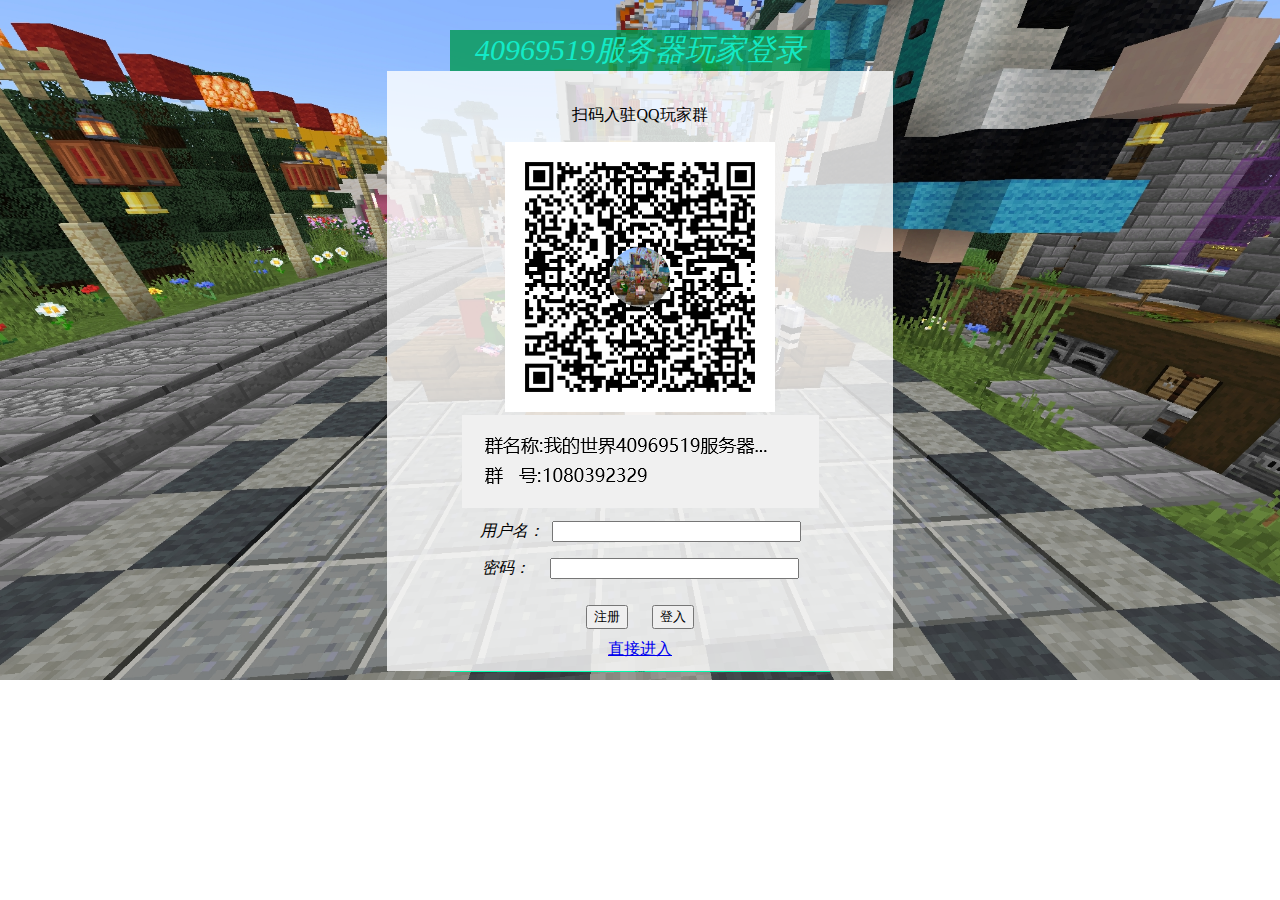
<file: index.html>
<!DOCTYPE html>
<html lang="en">

<head>
    <meta charset="utf-8">
    <meta name="author" content="HelloWorld">
    <meta name="viewport" content="width=device-width">
    <link rel="shortcut icon" href="image/favicon.ico" type="image/x-icon">
    <link rel="prefetch" href="html/main.html">
    <link rel="stylesheet" type="text/css" href="index.css">
    <style> 
        body {
            background-image: url(image/0.jpg);
            background-repeat: no-repeat;
            background-size: cover;
            background-position: center;
            /* size: 100% 100%; */

        }
    </style>
    <title>Log in</title>
</head>

<body>

    <div id="head">
        <p>
            <i>40969519服务器玩家登录</i>
        </p>
    </div>


    <div id="index">
        <br>
        <p>扫码入驻QQ玩家群</p>
        <img src="image/group.png" alt="">
        <form action="html/main.html" method="">
            <!--Shouldn't use "post" without a server established.-->
            <label><i>用户名：&nbsp</i>
                <input type="text" name="用户名" size="28" maxlength="30" required="required">
            </label>

            <p><label><i>密码：&nbsp&nbsp&nbsp&nbsp</i>
                    <input type="password" name="密码" size="28" maxlength="30" required="required">
                </label></p>

            <button type="submit">注册</button>
            <button type="submit">登入</button>
        </form>
        <a href="html/main.html">直接进入</a>
    </div>

    <div id="footer">
        版权 © wmzspace.space
    </div>


</body>

</html>
</file>
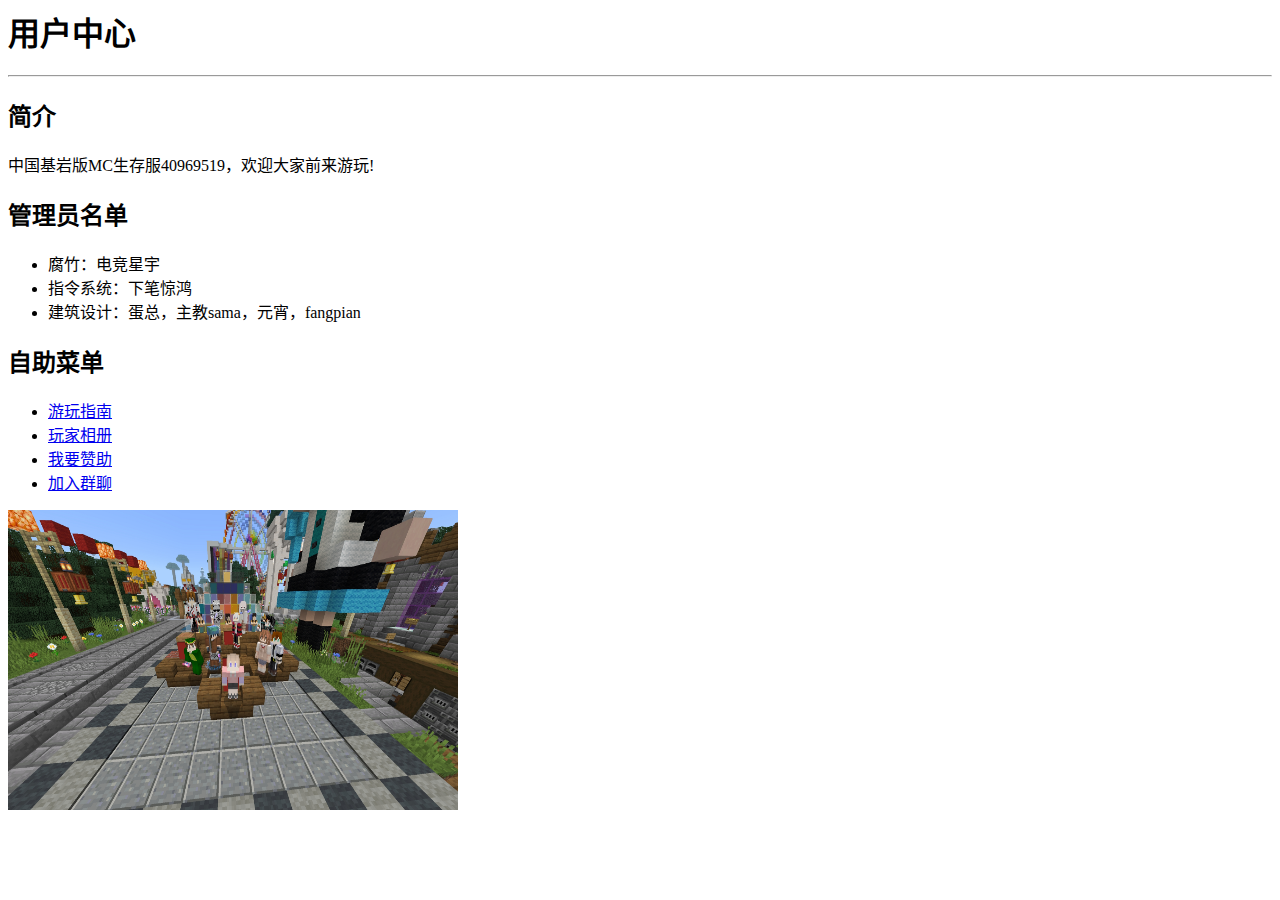
<file: my.html>
<html lang="zh-CN">
<head >
    <title>40969519</title>
    <meta http-equiv="Content-Type" content="text/html;charset=utf-8">
</head>
<body>
<h1>用户中心</h1>
<hr/>
<h2>简介</h2>
<p>中国基岩版MC生存服40969519，欢迎大家前来游玩!</p>
<h2>管理员名单</h2>
<ul>
    <li>腐竹：电竞星宇</li>
    <li>指令系统：下笔惊鸿</li>
    <li>建筑设计：蛋总，主教sama，元宵，fangpian</li>
</ul>
<h2>自助菜单</h2>
<ul>
    <li><a href="https://guide.wmzspace.space" target="_blank">游玩指南</a></li>
    <li><a href="https://photograph.wmzspace.space" target="_blank">玩家相册</a></li>
    <li><a href="https://sponser.wmzspace.space" target="_blank">我要赞助</a></li>
    <li><a href="https://group.wmzspace.space" target="_blank">加入群聊</a></li>
</ul>
<img src="image/0.jpg" alt="" height="300" width="450">
</body>
</html>
</file>
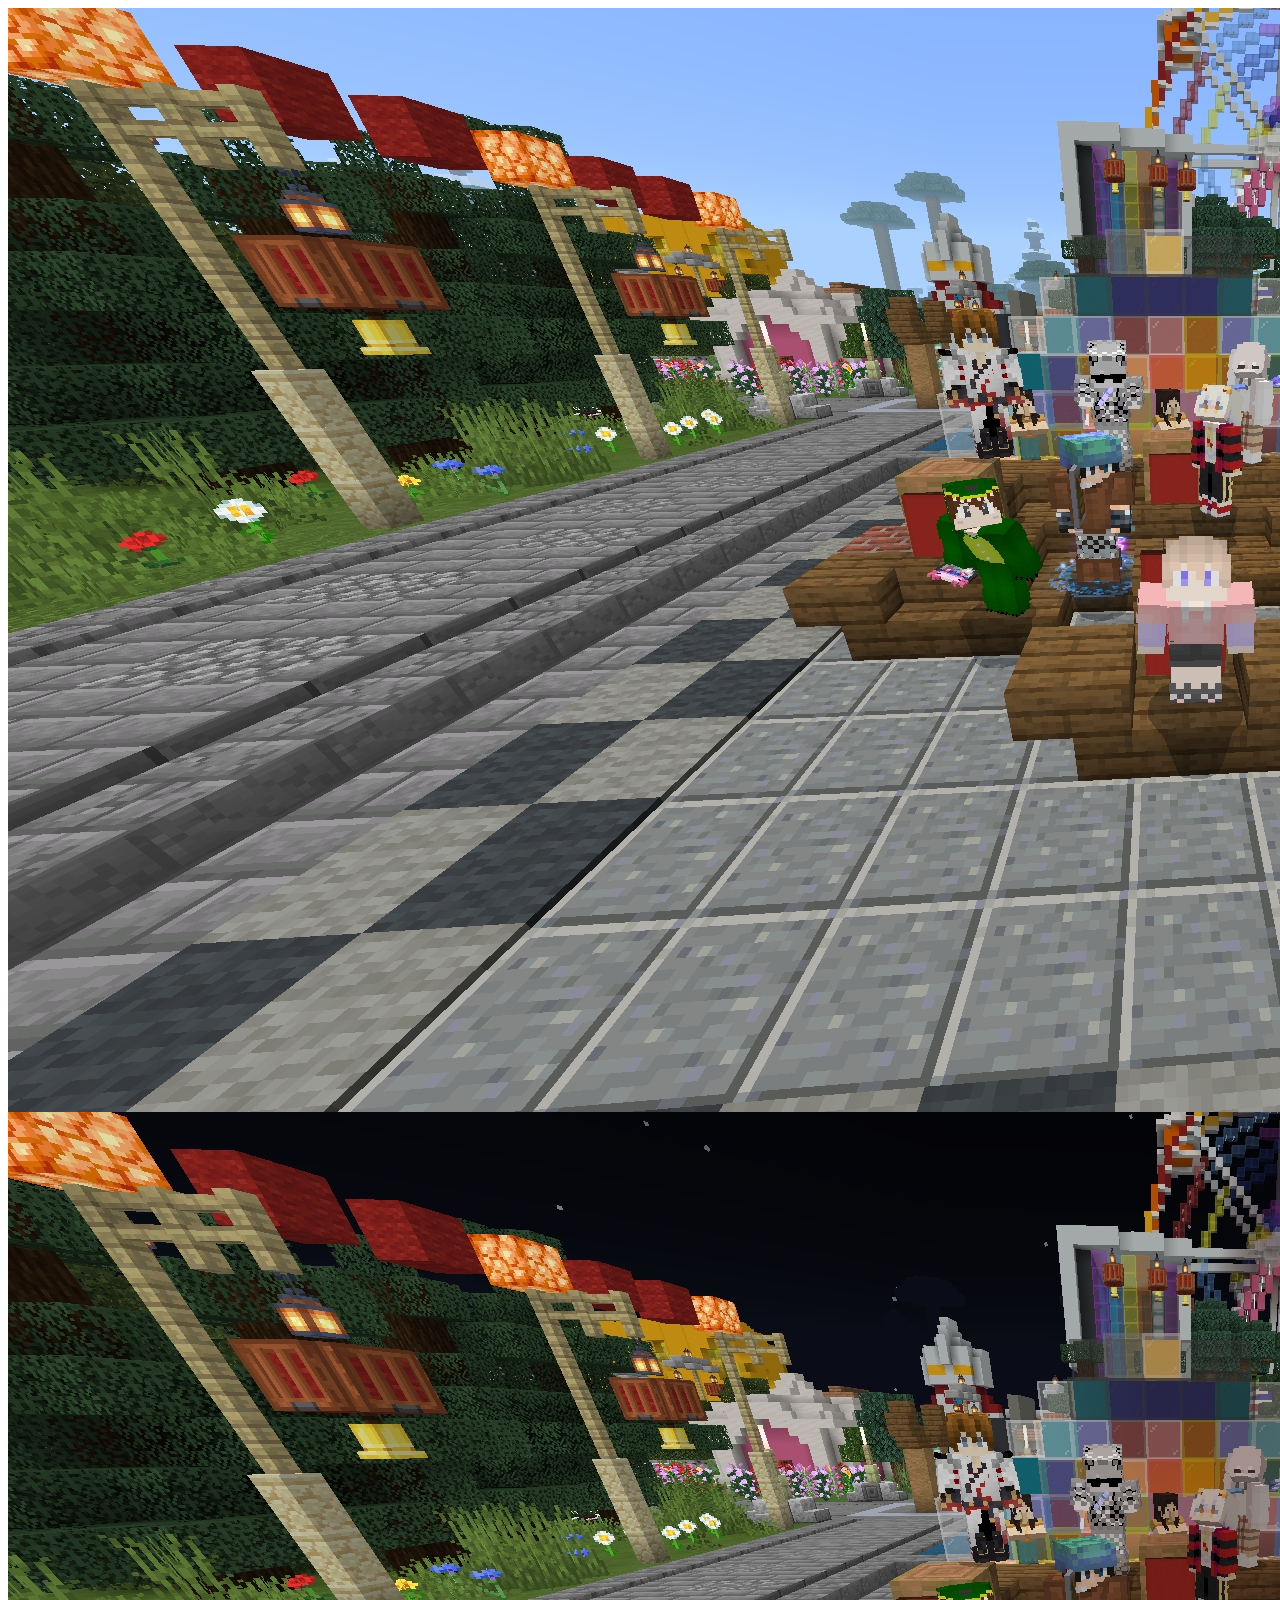
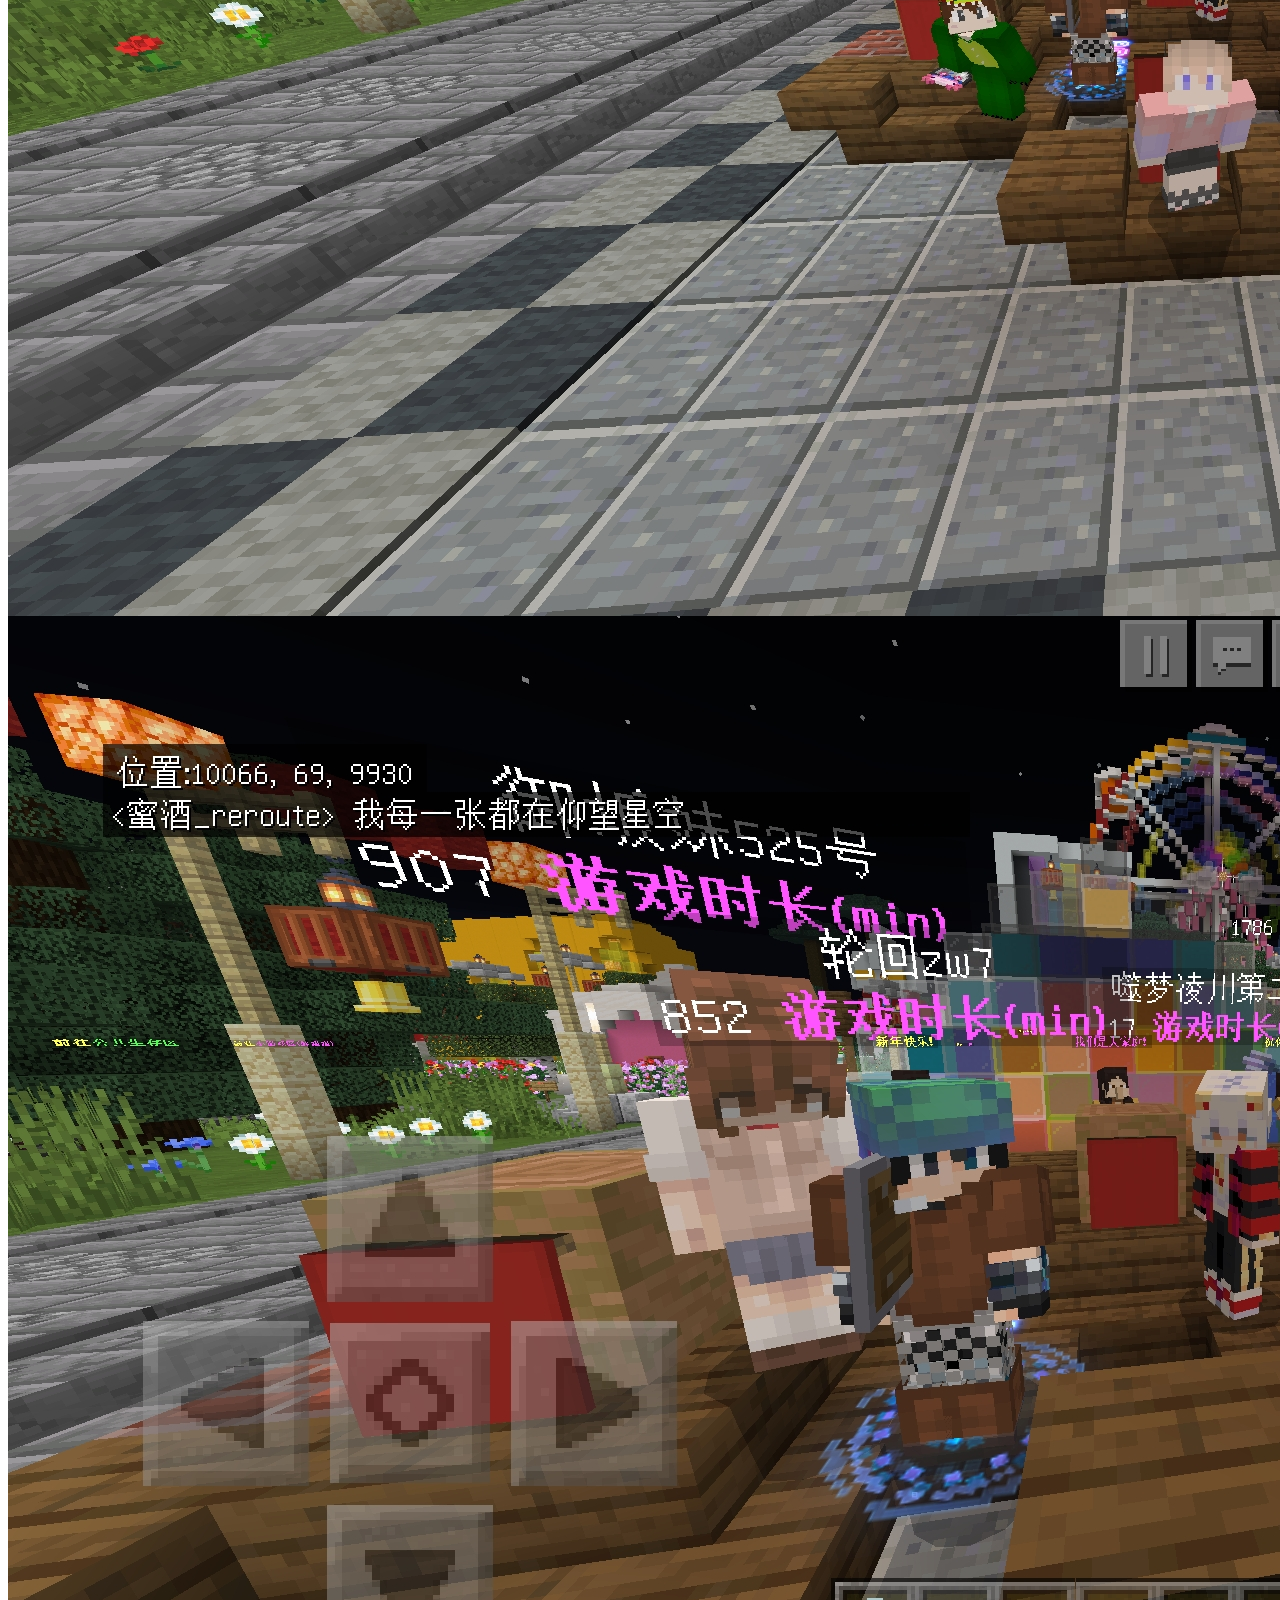
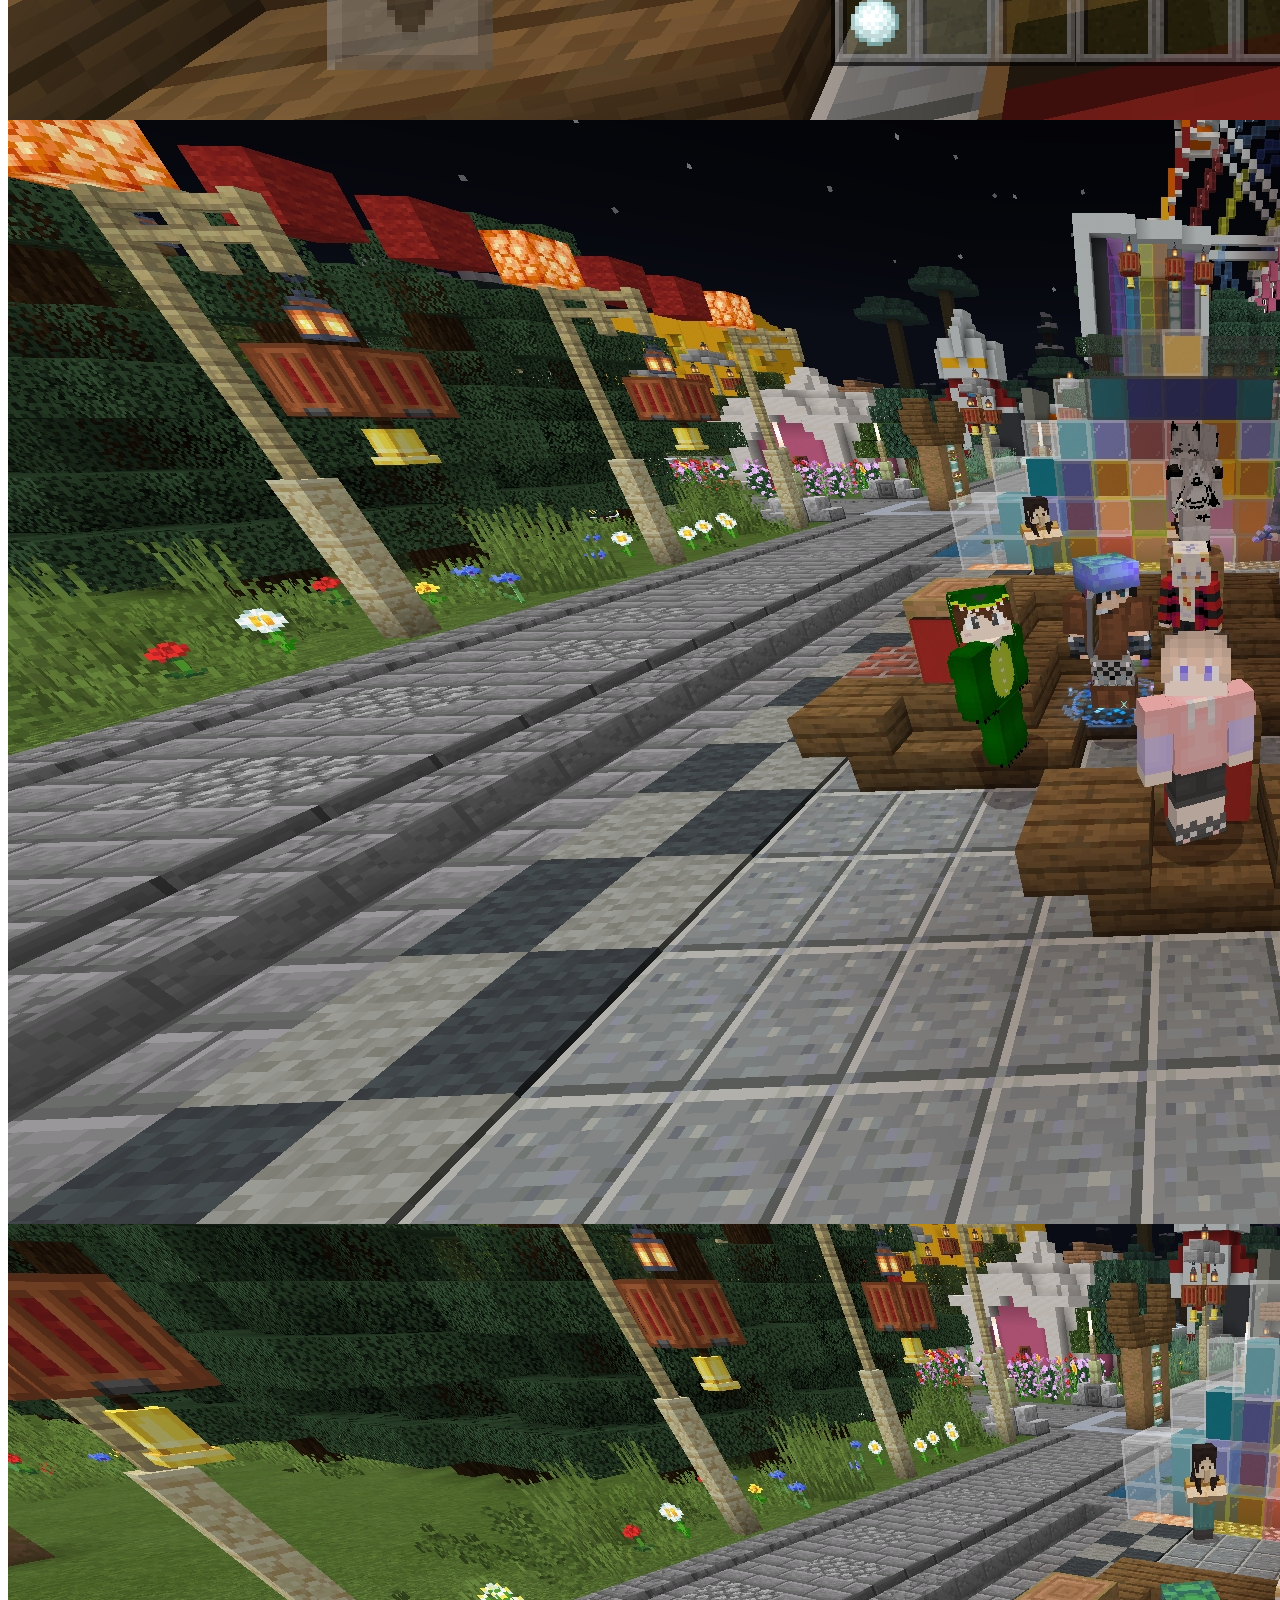
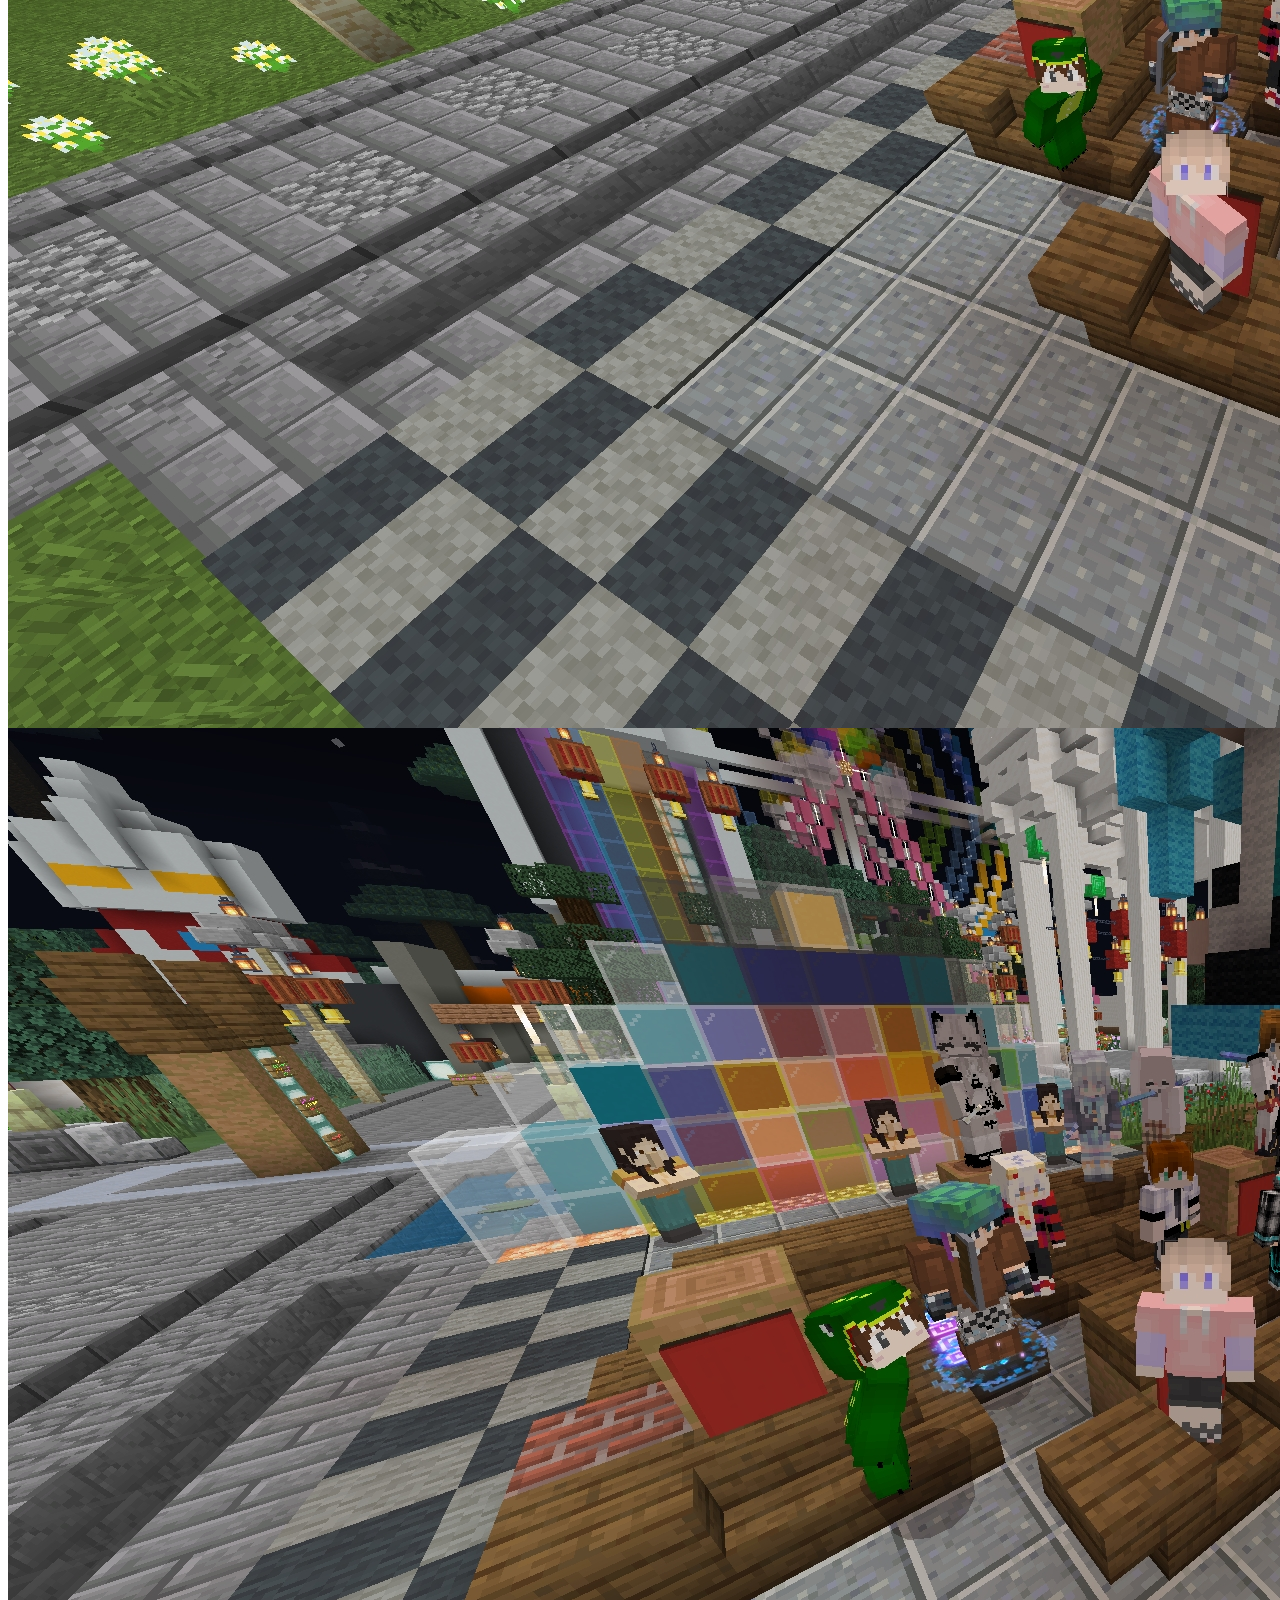
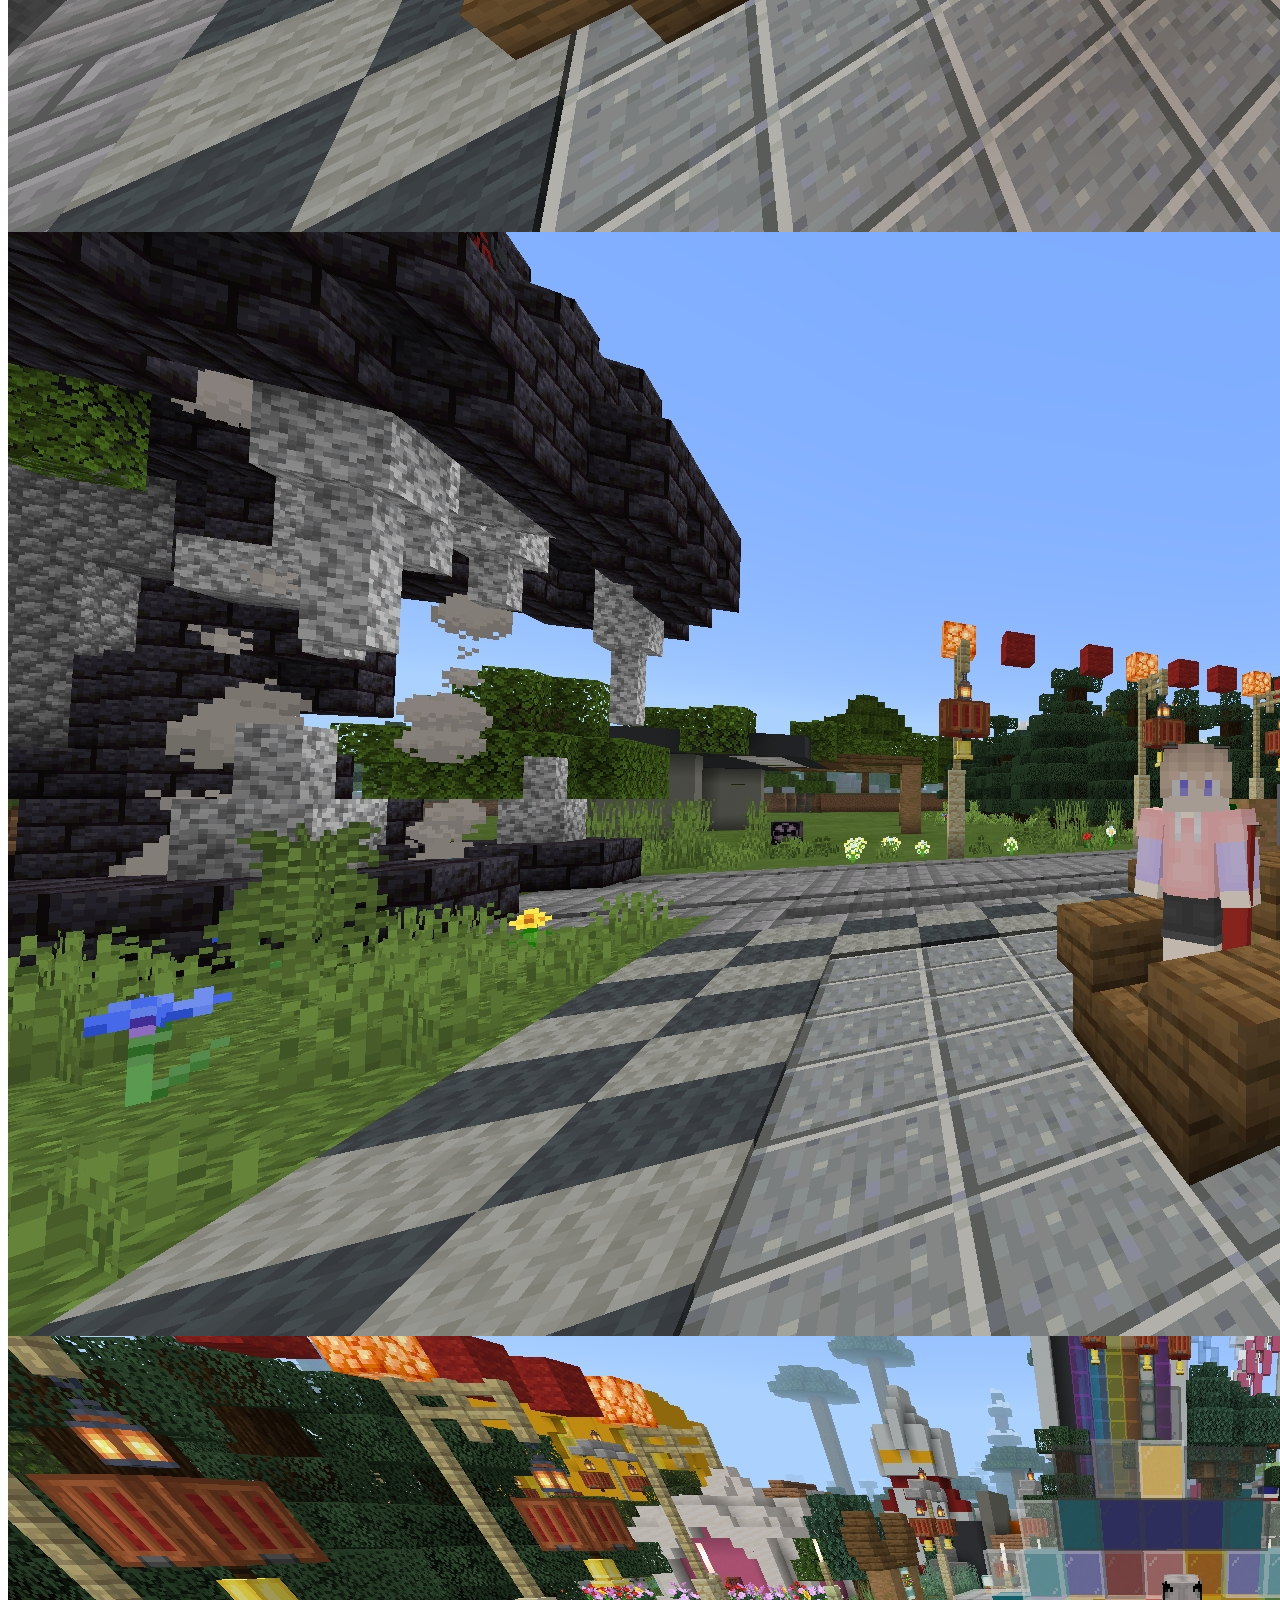
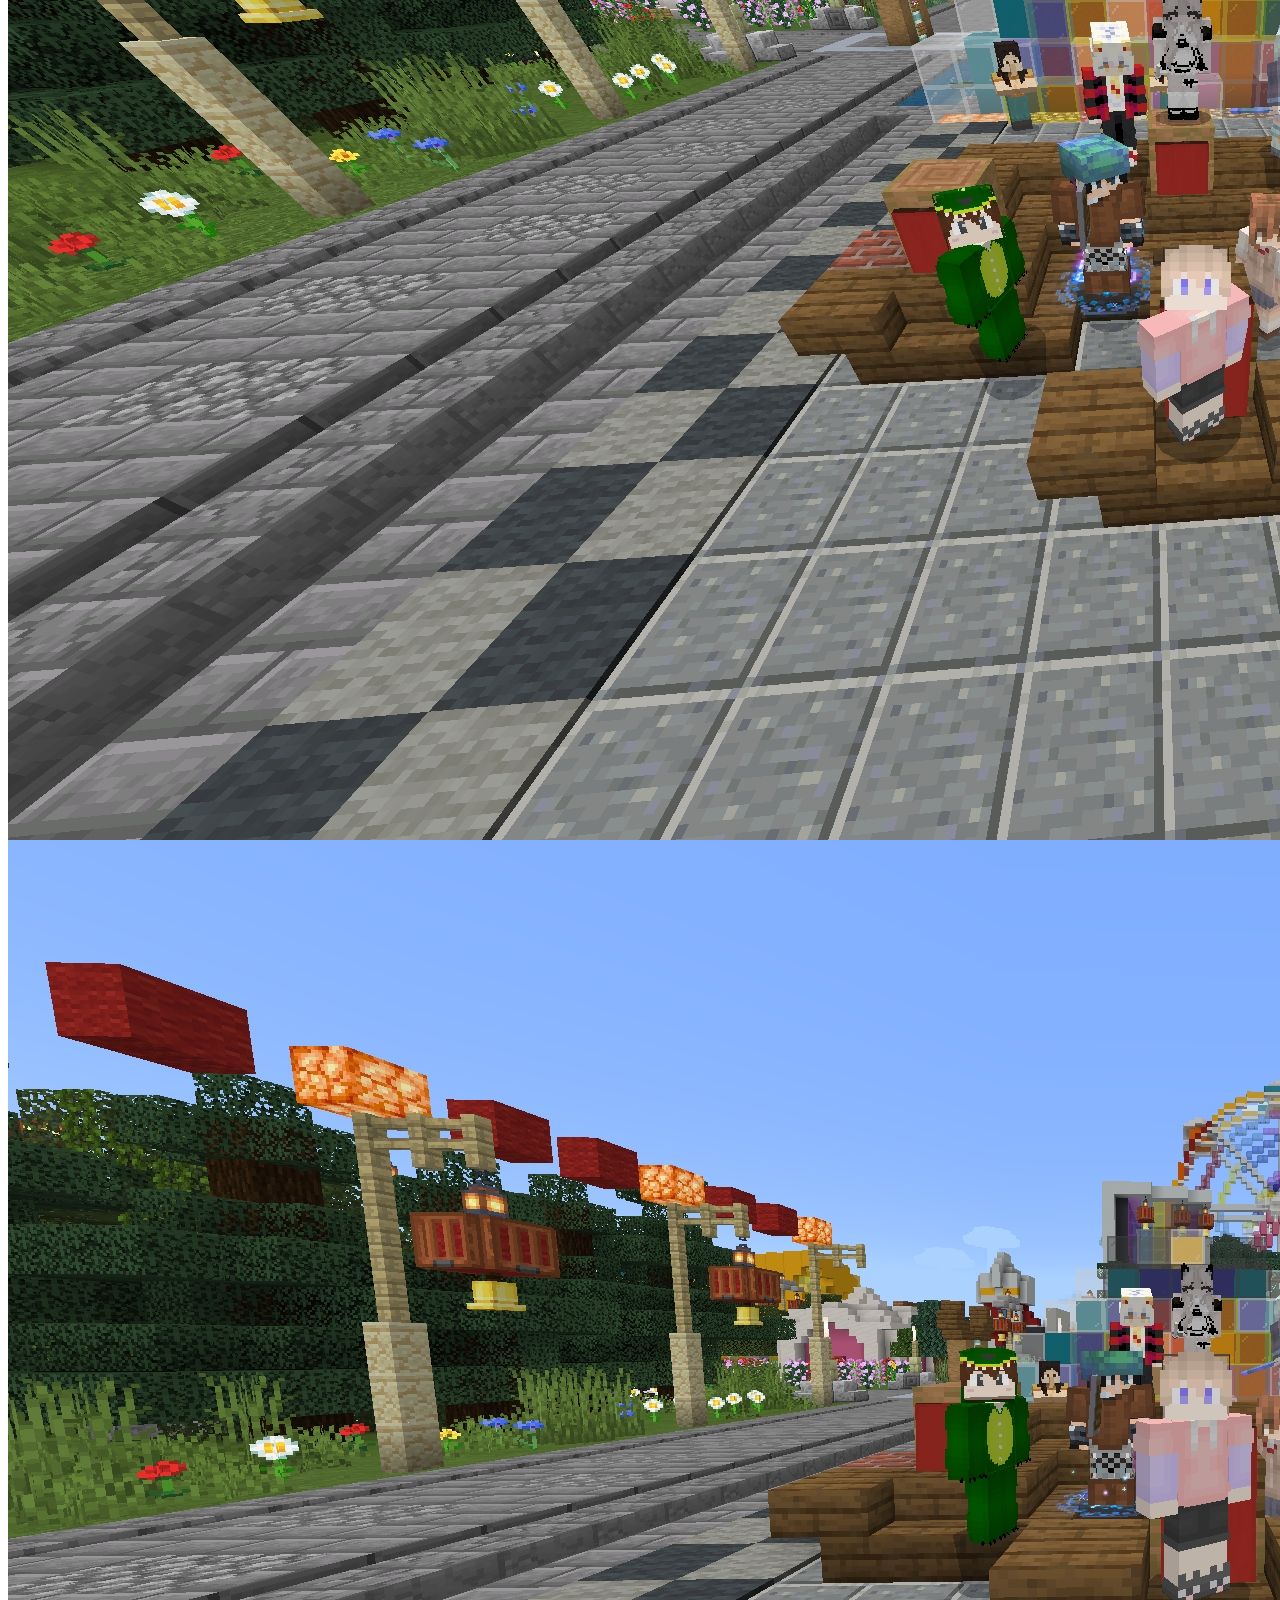
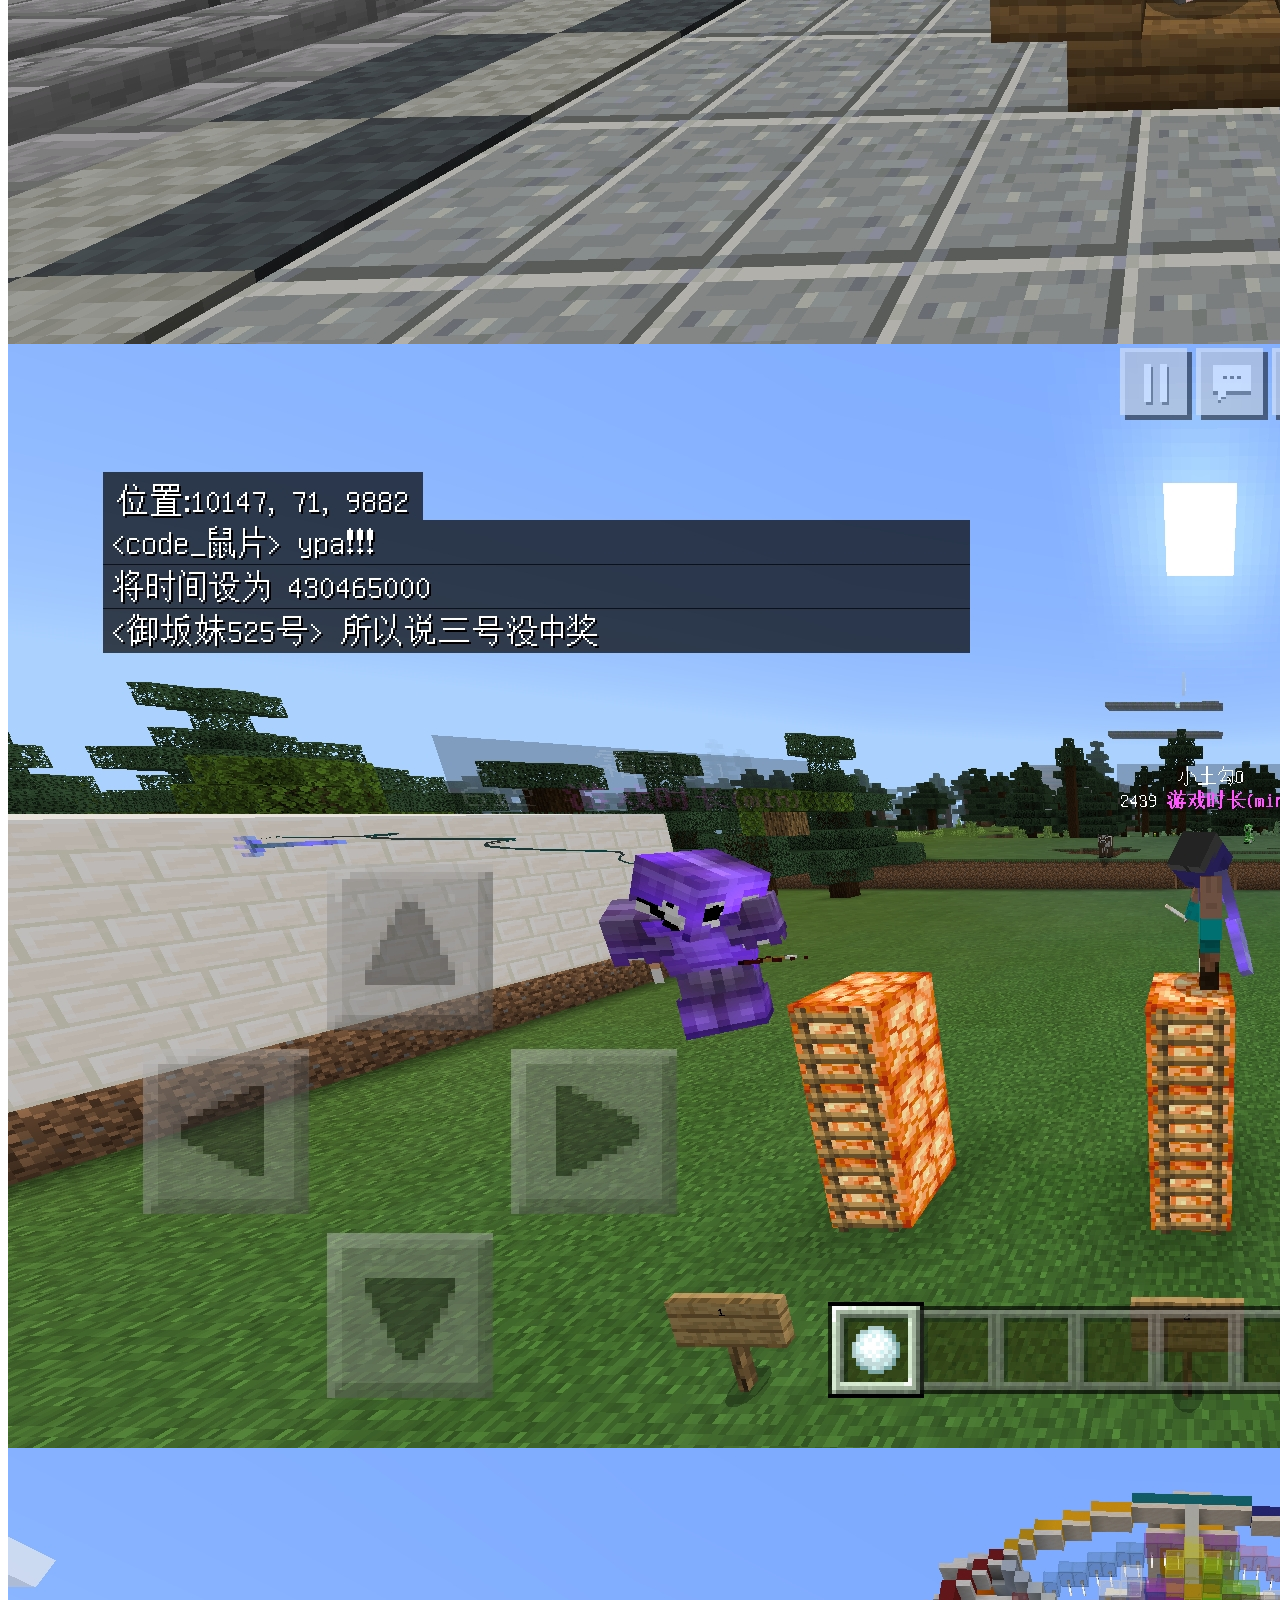
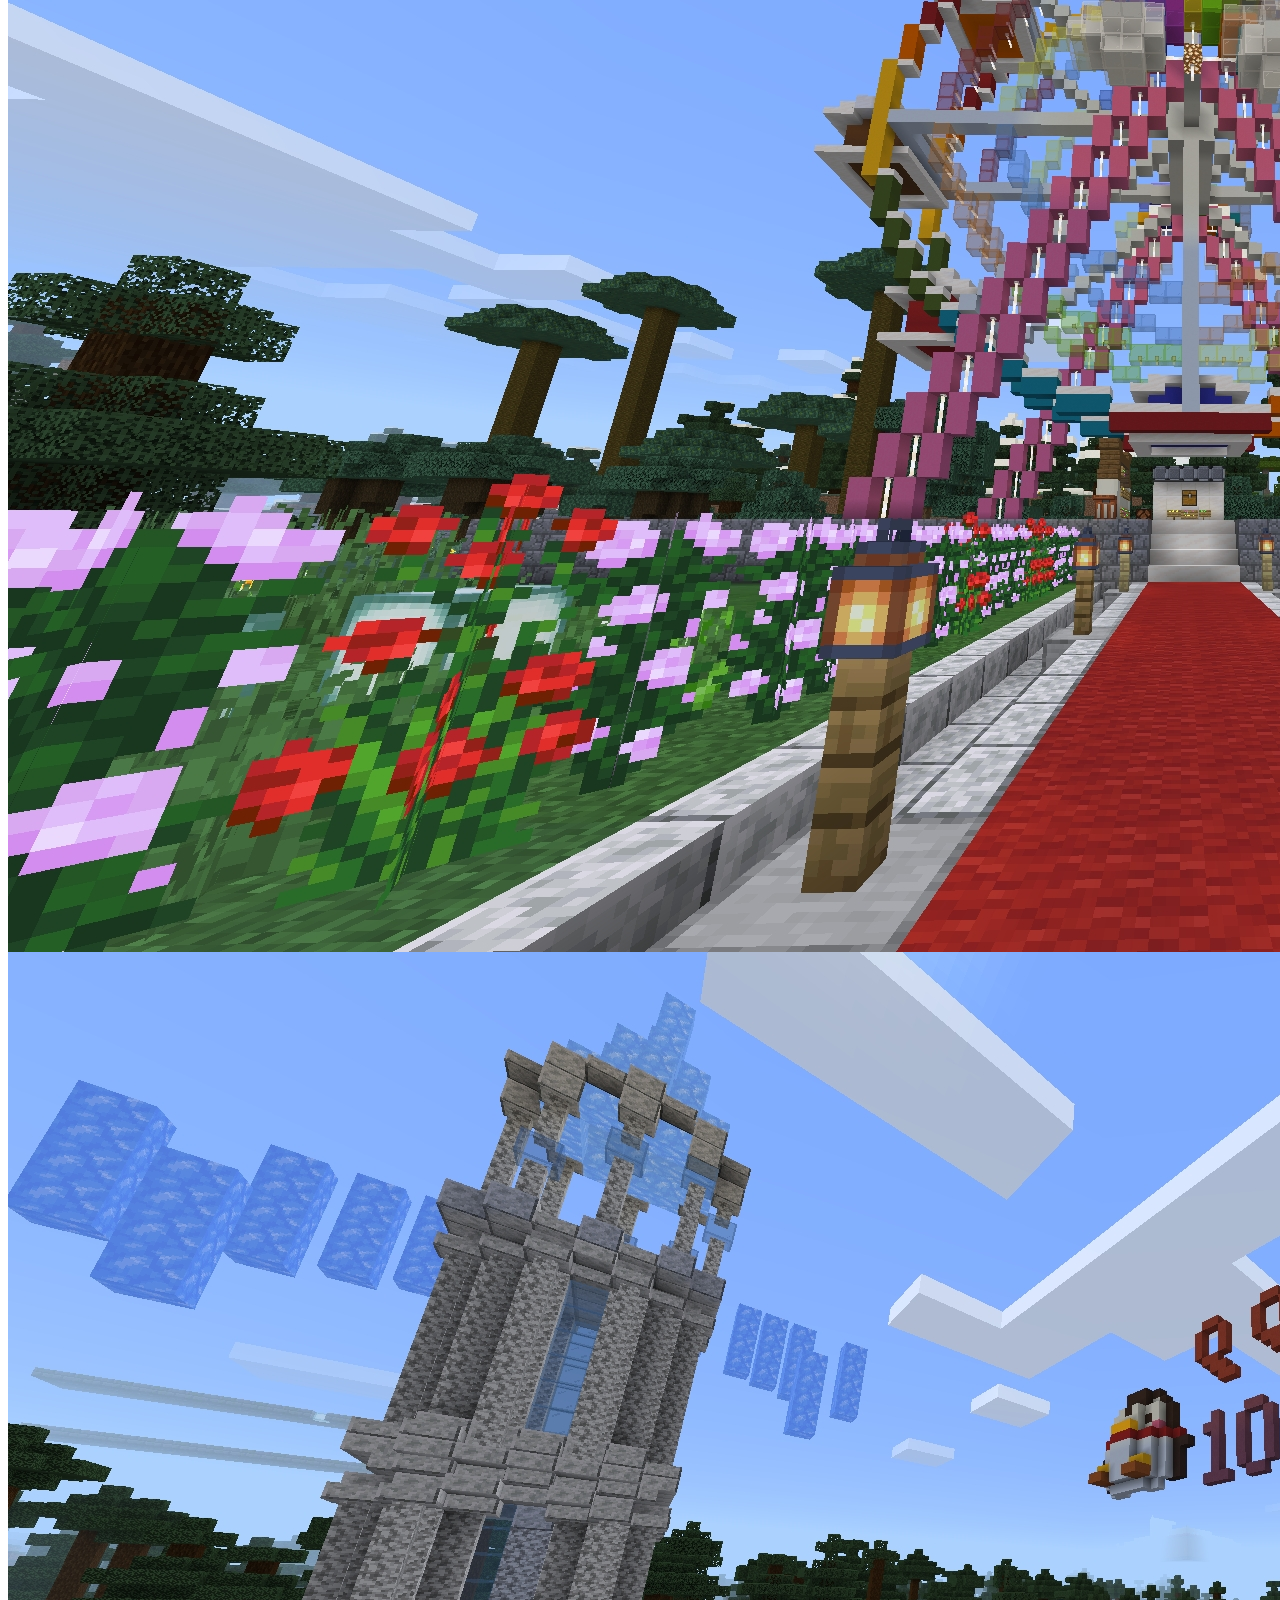
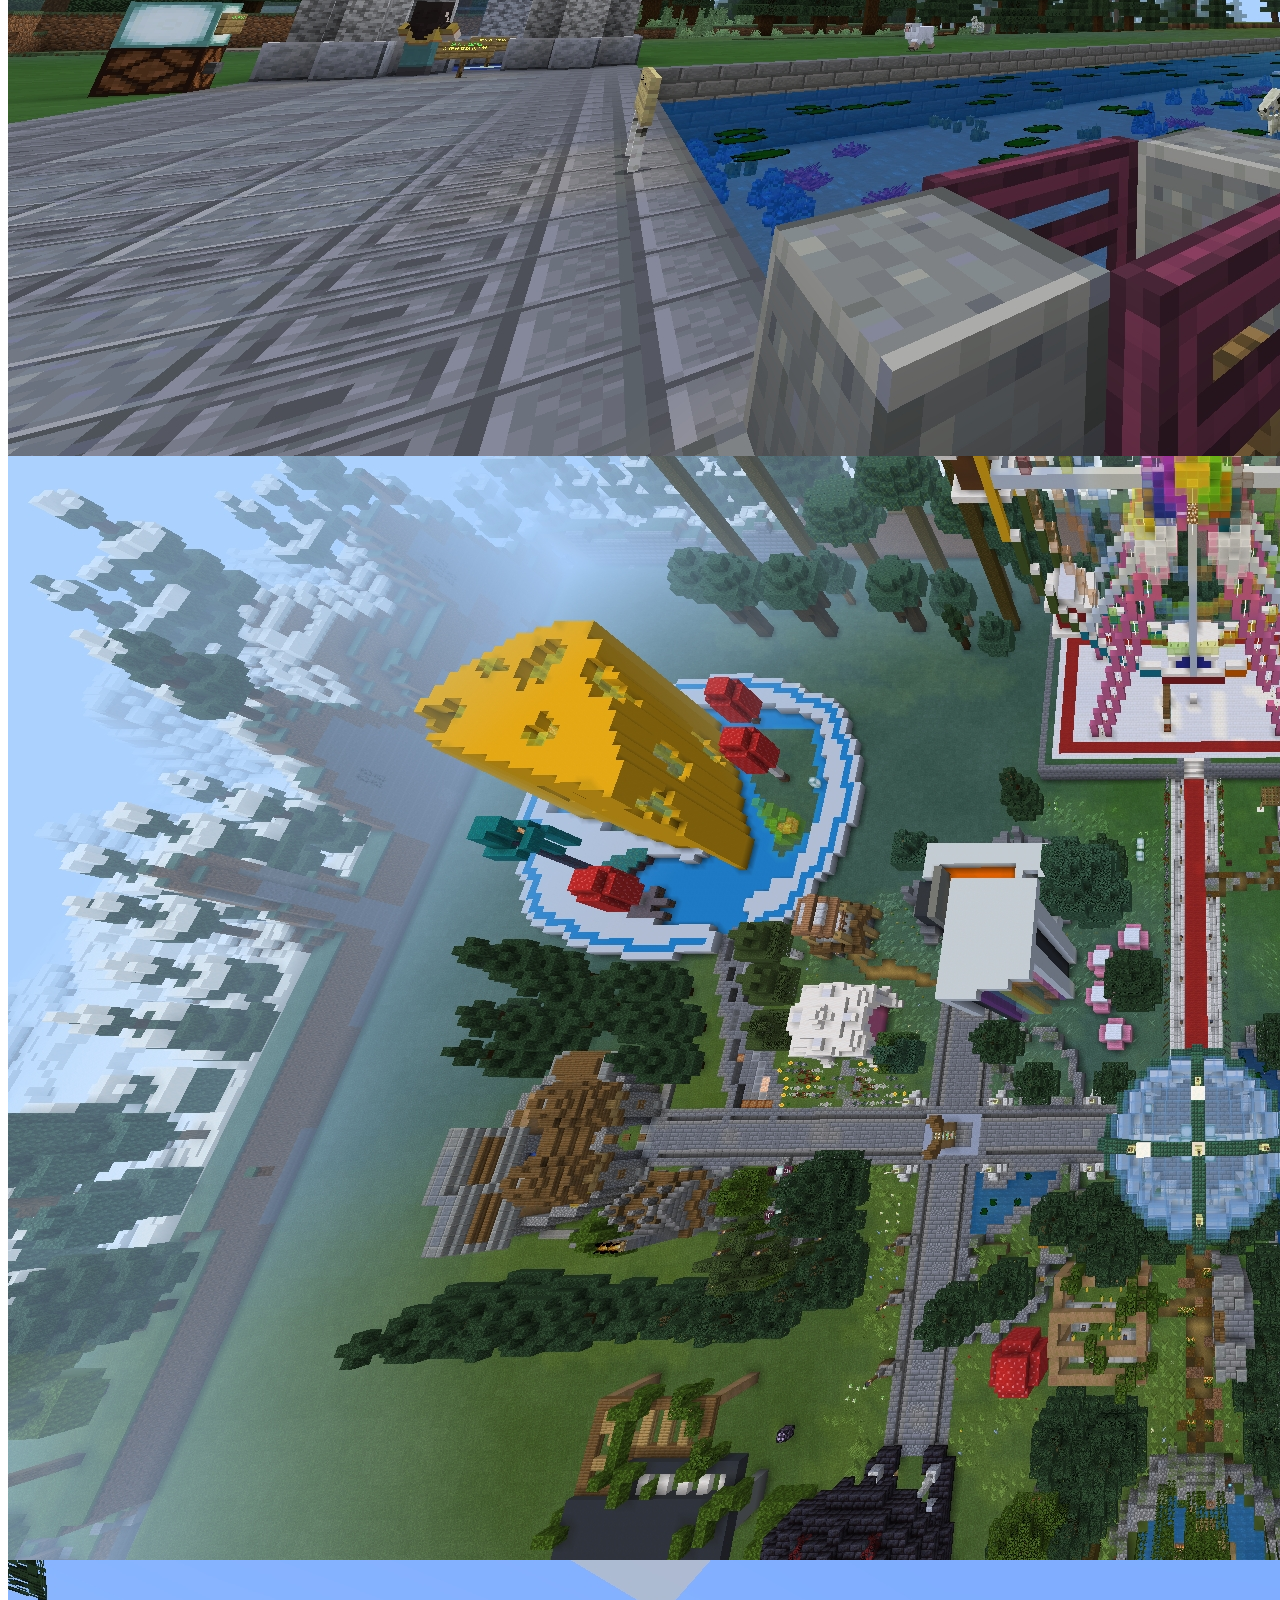
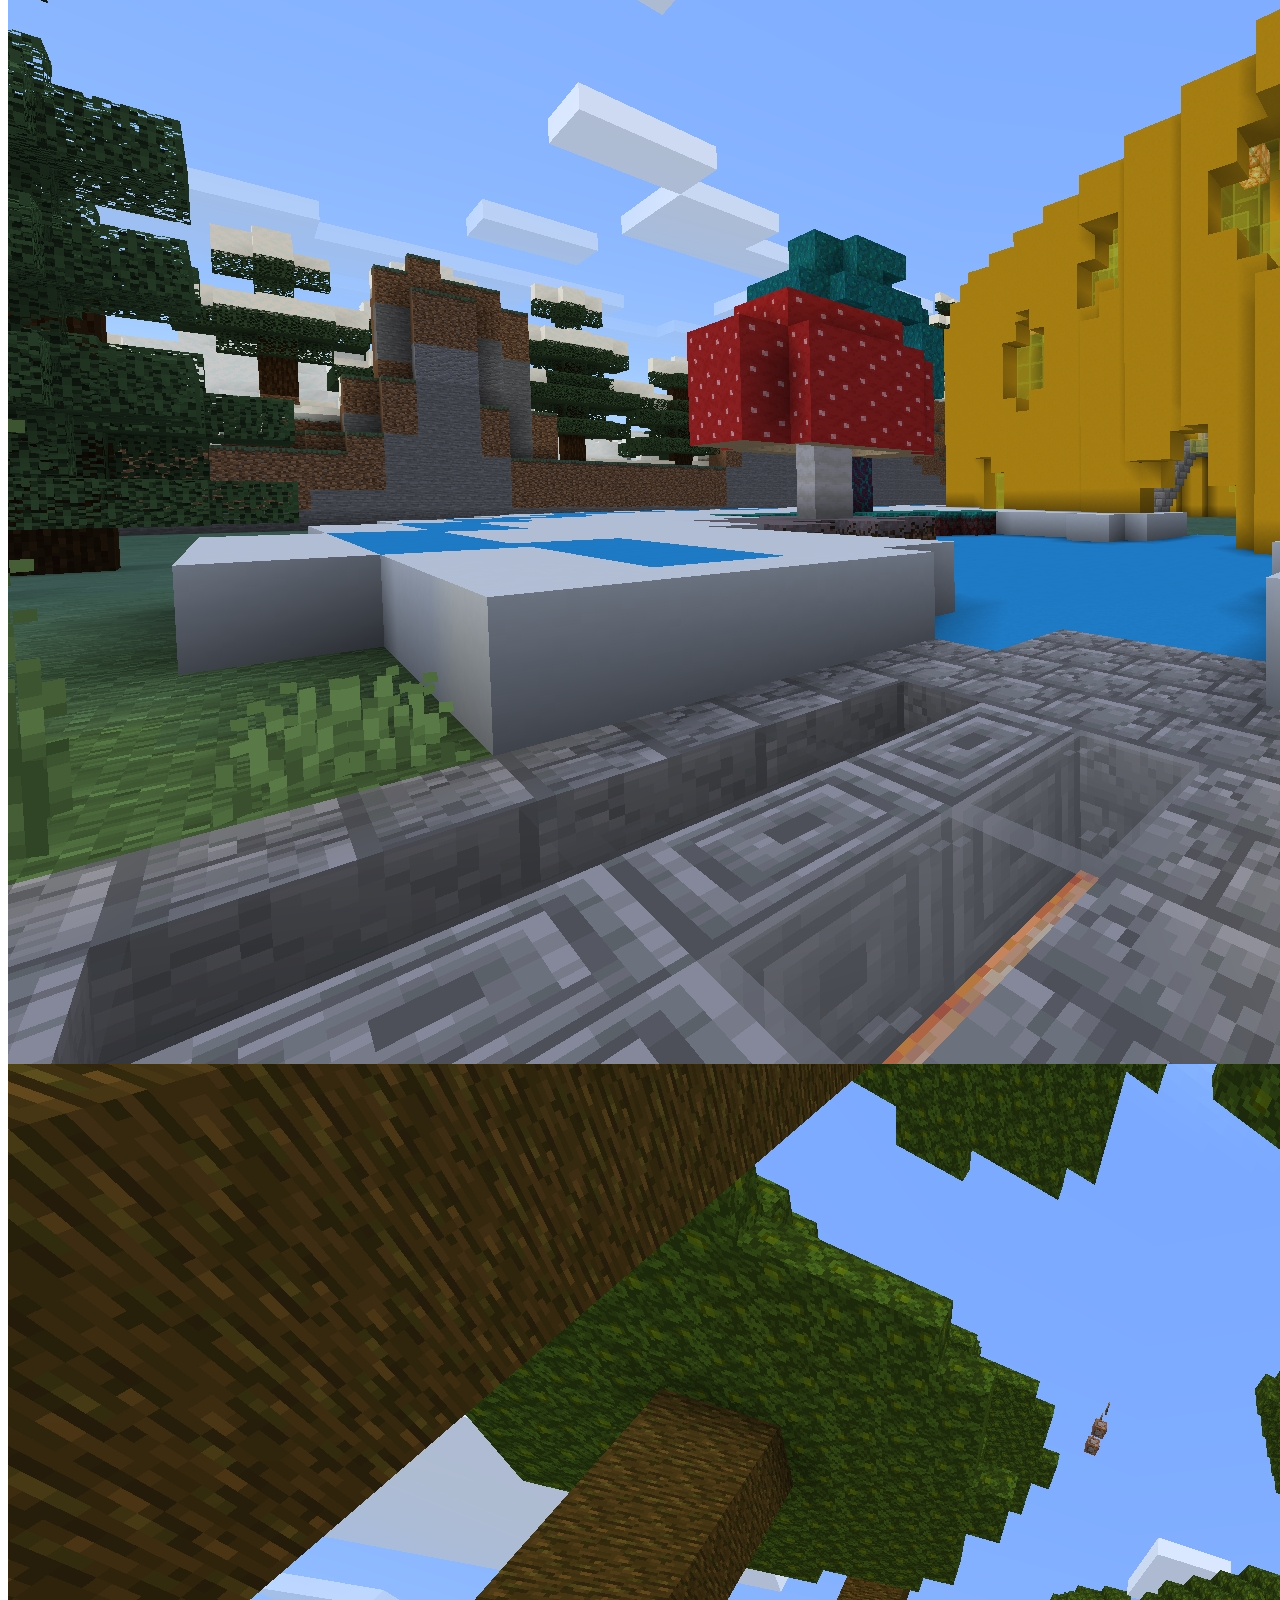
<file: image/photograph/photograph.html>
<html lang="zh-CN">
<head>
    <title>玩家相册</title>
    <link rel="shortcut icon" href="../../image/favicon.ico" type="image/x-icon">
    <meta http-equiv="Content-Type" content="text/html;charset=utf-8">
</head>
<body>
<img src="IMG.jpg" alt="">
<img src="IMG_001.jpg" alt="">
<img src="IMG_002.jpg" alt="">
<img src="IMG_003.jpg" alt="">
<img src="IMG_004.jpg" alt="">
<img src="IMG_005.jpg" alt="">
<img src="IMG_006.jpg" alt="">
<img src="IMG_007.jpg" alt="">
<img src="IMG_008.jpg" alt="">
<img src="IMG_009.jpg" alt="">
<img src="IMG_010.jpg" alt="">
<img src="IMG_011.jpg" alt="">
<img src="IMG_012.jpg" alt="">
<img src="IMG_013.jpg" alt="">
<img src="IMG_014.jpg" alt="">
<img src="IMG_015.jpg" alt="">
<img src="IMG_016.jpg" alt="">
<img src="IMG_017.jpg" alt="">
<img src="IMG_018.jpg" alt="">
<img src="IMG_019.jpg" alt="">
<img src="IMG_020.jpg" alt="">
<img src="IMG_021.jpg" alt="">
<img src="IMG_022.jpg" alt="">
<img src="IMG_023.jpg" alt="">
<img src="IMG_024.jpg" alt="">
<img src="IMG_025.jpg" alt="">
<img src="IMG_026.jpg" alt="">
<img src="IMG_027.jpg" alt="">
<img src="IMG_028.jpg" alt="">
<img src="IMG_030.jpg" alt="">
<img src="IMG_031.jpg" alt="">
<img src="IMG_032.jpg" alt="">
<img src="IMG_033.jpg" alt="">


</body>
</html>
</file>
<file: index.css>
#head {
    background-color: rgb(0, 152, 81, 0.8);
    width: 30%;
    margin: 0 auto;
}

#head>p {
    margin-bottom: 0;
    color: rgba(17, 255, 223, 0.8);
    text-align: center;
    font-size: 30px;
}

#index {
    background-color: rgb(255, 255, 255, 0.8);
    height: 600px;
    width: 40%;
    margin: auto;
    text-align: center;
}


#footer {
    background-color: rgb(0, 255, 174);
    clear: both;
    text-align: center;
    font-size: 1px;
    width: 30%;
    margin: auto;
}

button {
    margin: 10px;
}
</file>
